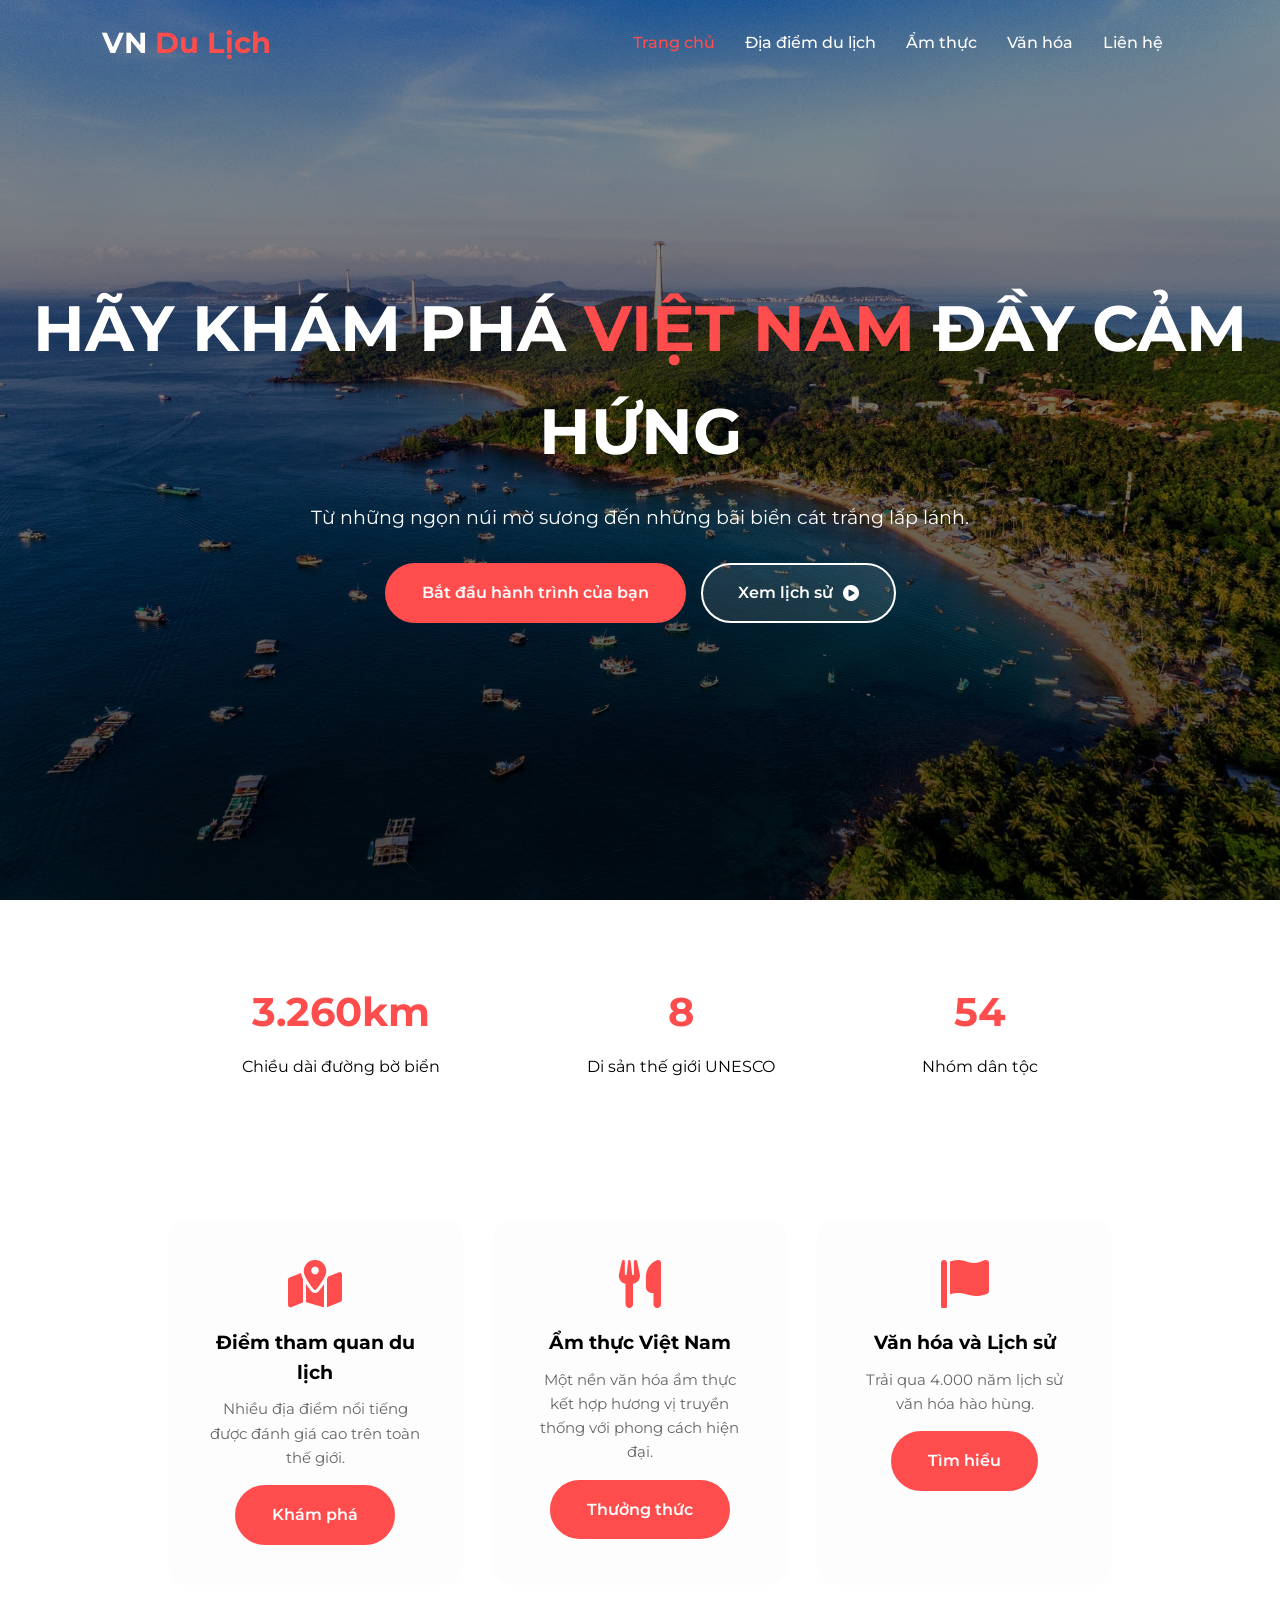
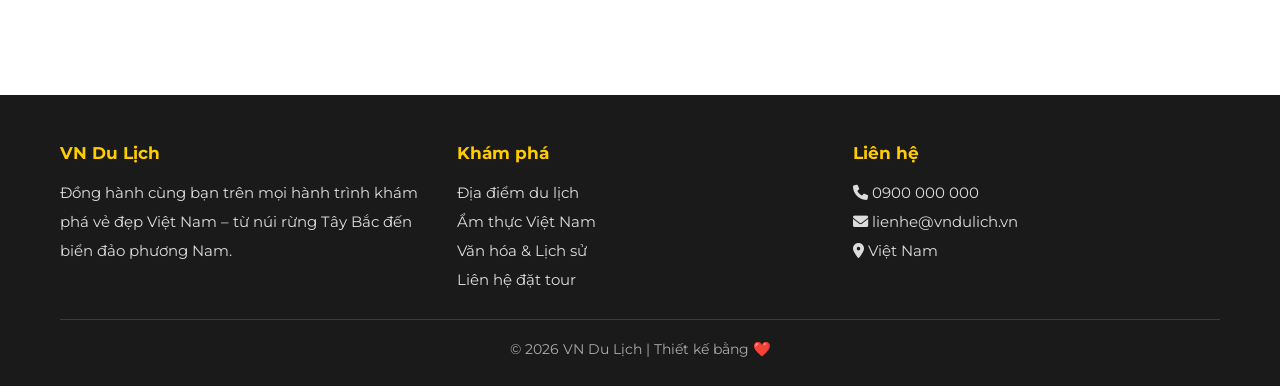
<file: index.html>
<!DOCTYPE html>
<html lang="vi">

<head>
    <meta charset="UTF-8">
    <meta name="viewport" content="width=device-width, initial-scale=1.0">
    <meta name="description" content="Khám phá Việt Nam đầy cảm hứng – điểm du lịch, ẩm thực, văn hóa và lịch sử. Hành trình của bạn bắt đầu từ đây.">
    <title>VN Du Lịch | Khám phá Việt Nam đầy cảm hứng</title>

    <!-- SEO: Open Graph -->
    <meta property="og:type" content="website">
    <meta property="og:site_name" content="VN Du Lịch">
    <meta property="og:title" content="VN Du Lịch | Khám phá Việt Nam đầy cảm hứng">
    <meta property="og:description" content="Khám phá Việt Nam đầy cảm hứng – điểm du lịch, ẩm thực, văn hóa và lịch sử. Hành trình của bạn bắt đầu từ đây.">
    <meta property="og:image" content="https://vndulich.vn/picture/dao-ngoc-bien-phu-quoc.jpg">
    <meta property="og:url" content="https://vndulich.vn/">
    <meta name="twitter:card" content="summary_large_image">

    <!-- SEO: canonical (thay vndulich.vn bằng tên miền thật của bạn khi mua) -->
    <link rel="canonical" href="https://vndulich.vn/">

    <!-- SEO: JSON-LD Organization -->
    <script type="application/ld+json">
    {
        "@context": "https://schema.org",
        "@type": "TravelAgency",
        "name": "VN Du Lịch",
        "description": "Đồng hành cùng bạn trên mọi hành trình khám phá vẻ đẹp Việt Nam – từ núi rừng Tây Bắc đến biển đảo phương Nam.",
        "url": "https://vndulich.vn/",
        "image": "https://vndulich.vn/picture/dao-ngoc-bien-phu-quoc.jpg",
        "telephone": "0900 000 000",
        "email": "lienhe@vndulich.vn",
        "priceRange": "VND",
        "address": {
            "@type": "PostalAddress",
            "addressCountry": "VN"
        }
    }
    </script>

    <link rel="icon" type="image/svg+xml" href="favicon.svg">
    <link rel="stylesheet" href="style.css">
    <link rel="stylesheet" href="https://cdnjs.cloudflare.com/ajax/libs/font-awesome/6.0.0/css/all.min.css">
    <link href="https://fonts.googleapis.com/css2?family=Montserrat:wght@400;700&display=swap" rel="stylesheet">

    <!-- Google Analytics 4: thay G-XXXXXXXXXX bằng Measurement ID thật của bạn -->
    <script async src="https://www.googletagmanager.com/gtag/js?id=G-XXXXXXXXXX"></script>
    <script>
        window.dataLayer = window.dataLayer || [];
        function gtag() { dataLayer.push(arguments); }
        gtag('js', new Date());
        gtag('config', 'G-XXXXXXXXXX');
    </script>
<link rel='manifest' href='manifest.webmanifest'>
</head>

<body>
    <nav class="navbar">
        <div class="logo">VN<span> Du Lịch</span></div>
        <button class="nav-toggle" aria-label="Mở menu" aria-expanded="false"><i class="fas fa-bars"></i></button>
        <ul class="nav-links">
            <li><a href="index.html" class="active">Trang chủ</a></li>
            <li><a href="diadiem.html">Địa điểm du lịch</a></li>
            <li><a href="amthuc.html">Ẩm thực</a></li>
            <li><a href="vanhoa.html">Văn hóa</a></li>
            <li><a href="lienhe.html">Liên hệ</a></li>
        </ul>
    </nav>

    <header class="hero-premium">
        <div class="hero-overlay"></div>
        <div class="hero-content">
            <h1 class="reveal-text">
                HÃY KHÁM PHÁ<span> VIỆT NAM</span> ĐẦY CẢM HỨNG
            </h1>
            <p>Từ những ngọn núi mờ sương đến những bãi biển cát trắng lấp lánh.</p>
            <div class="hero-actions">
                <a href="diadiem.html" class="btn-primary">Bắt đầu hành trình của bạn</a>
                <a href="vanhoa.html" class="btn-secondary">
                    Xem lịch sử <i class="fas fa-play-circle"></i>
                </a>
            </div>
        </div>
    </header>

    <section class="stats container">
        <div class="stat-item">
            <h3>3.260km</h3>
            <p>Chiều dài đường bờ biển</p>
        </div>
        <div class="stat-item">
            <h3>8</h3>
            <p>Di sản thế giới UNESCO</p>
        </div>
        <div class="stat-item">
            <h3>54</h3>
            <p>Nhóm dân tộc</p>
        </div>
    </section>

    <section class="features container">
        <div class="feature-card">
            <i class="fas fa-map-marked-alt"></i>
            <h3>Điểm tham quan du lịch</h3>
            <p>Nhiều địa điểm nổi tiếng được đánh giá cao trên toàn thế giới.</p>
            <a href="diadiem.html" class="btn-primary" style="margin-top:15px;">Khám phá</a>
        </div>
        <div class="feature-card">
            <i class="fas fa-utensils"></i>
            <h3>Ẩm thực Việt Nam</h3>
            <p>Một nền văn hóa ẩm thực kết hợp hương vị truyền thống với phong cách hiện đại.</p>
            <a href="amthuc.html" class="btn-primary" style="margin-top:15px;">Thưởng thức</a>
        </div>
        <div class="feature-card">
            <i class="fas fa-flag"></i>
            <h3>Văn hóa và Lịch sử</h3>
            <p>Trải qua 4.000 năm lịch sử văn hóa hào hùng.</p>
            <a href="vanhoa.html" class="btn-primary" style="margin-top:15px;">Tìm hiểu</a>
        </div>
    </section>

    <footer>
        <div class="container">
            <div class="footer-content">
                <div class="footer-col">
                    <h4>VN Du Lịch</h4>
                    <p>Đồng hành cùng bạn trên mọi hành trình khám phá vẻ đẹp Việt Nam – từ núi rừng Tây Bắc đến biển đảo phương Nam.</p>
                </div>
                <div class="footer-col">
                    <h4>Khám phá</h4>
                    <ul>
                        <li><a href="diadiem.html">Địa điểm du lịch</a></li>
                        <li><a href="amthuc.html">Ẩm thực Việt Nam</a></li>
                        <li><a href="vanhoa.html">Văn hóa &amp; Lịch sử</a></li>
                        <li><a href="lienhe.html">Liên hệ đặt tour</a></li>
                    </ul>
                </div>
                <div class="footer-col">
                    <h4>Liên hệ</h4>
                    <p><i class="fas fa-phone"></i> 0900 000 000</p>
                    <p><i class="fas fa-envelope"></i> lienhe@vndulich.vn</p>
                    <p><i class="fas fa-map-marker-alt"></i> Việt Nam</p>
                </div>
            </div>
            <div class="footer-bottom">
                <p>&copy; 2026 VN Du Lịch | Thiết kế bằng ❤️</p>
            </div>
        </div>
    </footer>

    <div class="float-contact">
        <a href="https://zalo.me/0900000000" class="fc-zalo" target="_blank" rel="noopener" aria-label="Chat Zalo"><i class="fab fa-weixin"></i></a>
        <a href="tel:0900000000" class="fc-call" aria-label="Gọi điện"><i class="fas fa-phone-alt"></i></a>
    </div>

    <script src="script.js" defer></script>
    <script>
        // PWA: đăng ký service worker (chỉ khi online)
        if ('serviceWorker' in navigator) {
            window.addEventListener('load', () => {
                navigator.serviceWorker.register('sw.js').catch(() => {});
            });
        }
    </script>
</body>

</html>
</file>
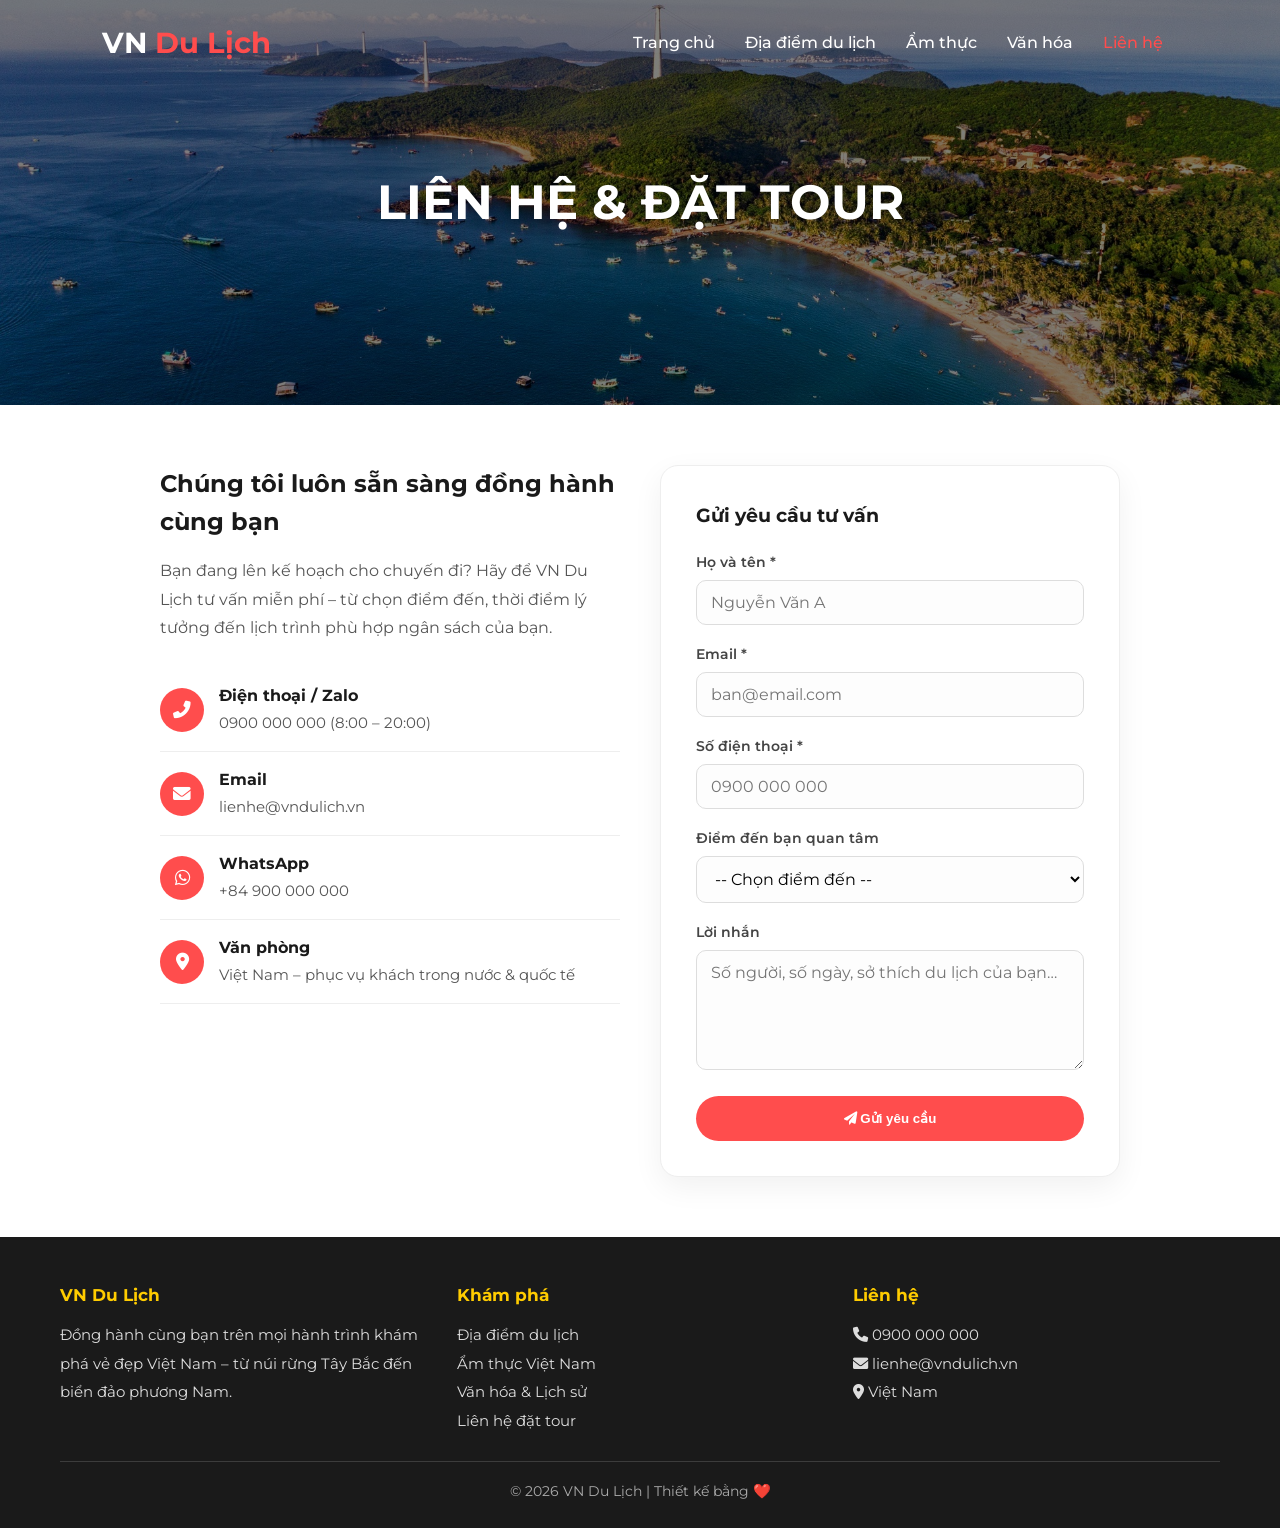
<file: lienhe.html>
<!DOCTYPE html>
<html lang="vi">

<head>
    <meta charset="UTF-8">
    <meta name="viewport" content="width=device-width, initial-scale=1.0">
    <meta name="description" content="Liên hệ VN Du Lịch – tư vấn miễn phí, đặt tour, hỏi đáp về hành trình khám phá Việt Nam.">
    <title>Liên hệ &amp; Đặt tour | VN Du Lịch</title>

    <meta property="og:type" content="website">
    <meta property="og:site_name" content="VN Du Lịch">
    <meta property="og:title" content="Liên hệ &amp; Đặt tour | VN Du Lịch">
    <meta property="og:description" content="Liên hệ VN Du Lịch – tư vấn miễn phí, đặt tour, hỏi đáp về hành trình khám phá Việt Nam.">
    <meta property="og:image" content="https://vndulich.vn/picture/dao-ngoc-bien-phu-quoc.jpg">
    <meta property="og:url" content="https://vndulich.vn/lienhe.html">
    <link rel="canonical" href="https://vndulich.vn/lienhe.html">

    <link rel="icon" type="image/svg+xml" href="favicon.svg">
    <link rel="stylesheet" href="style.css">
    <link rel="stylesheet" href="https://cdnjs.cloudflare.com/ajax/libs/font-awesome/6.0.0/css/all.min.css">
    <link href="https://fonts.googleapis.com/css2?family=Montserrat:wght@400;700&display=swap" rel="stylesheet">
    <style>
        .contact-wrap { max-width: 1000px; margin: 60px auto; padding: 0 20px; }
        .contact-grid {
            display: grid;
            grid-template-columns: 1fr 1fr;
            gap: 40px; align-items: start;
        }
        .contact-info h2 { color: var(--dark); margin-bottom: 15px; }
        .contact-info p { color: #555; margin-bottom: 25px; line-height: 1.8; }
        .contact-item {
            display: flex; align-items: center; gap: 15px;
            padding: 15px 0; border-bottom: 1px solid #eee;
        }
        .contact-item i {
            width: 44px; height: 44px; flex-shrink: 0;
            background: var(--primary); color: #fff;
            border-radius: 50%; display: flex; align-items: center; justify-content: center;
            font-size: 1.1rem;
        }
        .contact-item h4 { font-size: 1rem; color: var(--dark); }
        .contact-item p { margin: 0; font-size: 0.95rem; color: #555; }
        .contact-form {
            background: var(--white); border: 1px solid #eee;
            border-radius: 18px; padding: 35px;
            box-shadow: 0 10px 30px rgba(0,0,0,0.06);
        }
        .contact-form h3 { margin-bottom: 20px; color: var(--dark); }
        .form-group { margin-bottom: 18px; }
        .form-group label { display: block; font-size: 0.9rem; font-weight: 600; margin-bottom: 6px; color: #444; }
        .form-group input, .form-group select, .form-group textarea {
            width: 100%; padding: 12px 14px; border: 1px solid #ddd;
            border-radius: 10px; font-size: 1rem; font-family: inherit;
            transition: 0.3s; background: #fdfdfd;
        }
        .form-group input:focus, .form-group select:focus, .form-group textarea:focus {
            outline: none; border-color: var(--primary); box-shadow: 0 0 0 3px rgba(255,77,77,0.12);
        }
        .form-group textarea { min-height: 120px; resize: vertical; }
        .form-error { color: var(--primary); font-size: 0.85rem; margin-top: 5px; display: none; }
        .form-error.show { display: block; }
        .form-success {
            display: none; text-align: center; padding: 30px;
            background: #f6fff6; border: 1px solid #b8e6b8; border-radius: 12px;
            margin-bottom: 18px;
        }
        .form-success.show { display: block; }
        .form-success i { font-size: 2.5rem; color: #2e9e44; margin-bottom: 10px; }
        .form-success h4 { color: #2e9e44; margin-bottom: 6px; }
        .form-success p { color: #555; font-size: 0.95rem; }
        @media (max-width: 768px) {
            .contact-grid { grid-template-columns: 1fr; gap: 30px; }
            .contact-form { padding: 25px; }
        }
    </style>
<link rel='manifest' href='manifest.webmanifest'>

    <!-- Google Analytics 4: thay G-XXXXXXXXXX bang Measurement ID that cua ban -->
    <script async src="https://www.googletagmanager.com/gtag/js?id=G-XXXXXXXXXX"></script>
    <script>
        window.dataLayer=window.dataLayer||[];
        function gtag(){dataLayer.push(arguments);}
        gtag("js",new Date());
        gtag("config","G-XXXXXXXXXX");
    </script>
</head>

<body>
    <nav class="navbar scrolled">
        <div class="logo">VN<span> Du Lịch</span></div>
        <button class="nav-toggle" aria-label="Mở menu" aria-expanded="false"><i class="fas fa-bars"></i></button>
        <ul class="nav-links">
            <li><a href="index.html">Trang chủ</a></li>
            <li><a href="diadiem.html">Địa điểm du lịch</a></li>
            <li><a href="amthuc.html">Ẩm thực</a></li>
            <li><a href="vanhoa.html">Văn hóa</a></li>
            <li><a href="lienhe.html" class="active">Liên hệ</a></li>
        </ul>
    </nav>

    <header class="sub-header"
        style="background-image: url('picture/dao-ngoc-bien-phu-quoc.jpg');">
        <h1>Liên hệ &amp; Đặt tour</h1>
    </header>

    <div class="contact-wrap">
        <div class="contact-grid">
            <div class="contact-info">
                <h2>Chúng tôi luôn sẵn sàng đồng hành cùng bạn</h2>
                <p>
                    Bạn đang lên kế hoạch cho chuyến đi? Hãy để VN Du Lịch tư vấn miễn phí –
                    từ chọn điểm đến, thời điểm lý tưởng đến lịch trình phù hợp ngân sách của bạn.
                </p>
                <div class="contact-item">
                    <i class="fas fa-phone-alt"></i>
                    <div>
                        <h4>Điện thoại / Zalo</h4>
                        <p>0900 000 000 (8:00 – 20:00)</p>
                    </div>
                </div>
                <div class="contact-item">
                    <i class="fas fa-envelope"></i>
                    <div>
                        <h4>Email</h4>
                        <p>lienhe@vndulich.vn</p>
                    </div>
                </div>
                <div class="contact-item">
                    <i class="fab fa-whatsapp"></i>
                    <div>
                        <h4>WhatsApp</h4>
                        <p>+84 900 000 000</p>
                    </div>
                </div>
                <div class="contact-item">
                    <i class="fas fa-map-marker-alt"></i>
                    <div>
                        <h4>Văn phòng</h4>
                        <p>Việt Nam – phục vụ khách trong nước &amp; quốc tế</p>
                    </div>
                </div>
            </div>

            <div class="contact-form">
                <div class="form-success" id="form-success">
                    <i class="fas fa-check-circle"></i>
                    <h4>Đã nhận thông tin của bạn!</h4>
                    <p>Chúng tôi sẽ liên hệ lại trong thời gian sớm nhất (demo – đang ở chế độ thử nghiệm).</p>
                </div>
                <h3>Gửi yêu cầu tư vấn</h3>
                <form id="contact-form" novalidate>
                    <div class="form-group">
                        <label for="name">Họ và tên *</label>
                        <input type="text" id="name" name="name" placeholder="Nguyễn Văn A" required>
                        <div class="form-error" data-for="name">Vui lòng nhập họ tên.</div>
                    </div>
                    <div class="form-group">
                        <label for="email">Email *</label>
                        <input type="email" id="email" name="email" placeholder="ban@email.com" required>
                        <div class="form-error" data-for="email">Vui lòng nhập email hợp lệ.</div>
                    </div>
                    <div class="form-group">
                        <label for="phone">Số điện thoại *</label>
                        <input type="tel" id="phone" name="phone" placeholder="0900 000 000" required>
                        <div class="form-error" data-for="phone">Vui lòng nhập số điện thoại.</div>
                    </div>
                    <div class="form-group">
                        <label for="tour">Điểm đến bạn quan tâm</label>
                        <select id="tour" name="tour">
                            <option value="">-- Chọn điểm đến --</option>
                            <option value="hanoi">Hà Nội</option>
                            <option value="halong">Vịnh Hạ Long</option>
                            <option value="sapa">Sa Pa</option>
                            <option value="hoian">Phố Cổ Hội An</option>
                            <option value="phuquoc">Phú Quốc</option>
                            <option value="other">Khác / chưa chọn</option>
                        </select>
                    </div>
                    <div class="form-group">
                        <label for="message">Lời nhắn</label>
                        <textarea id="message" name="message" placeholder="Số người, số ngày, sở thích du lịch của bạn…"></textarea>
                    </div>
                    <button type="submit" class="btn-primary" style="width:100%; border:none; cursor:pointer;">
                        <i class="fas fa-paper-plane"></i> Gửi yêu cầu
                    </button>
                </form>
            </div>
        </div>
    </div>

    <div class='float-contact'><a href='https://zalo.me/0900000000' class='fc-zalo' target='_blank' rel='noopener' aria-label='Chat Zalo'><i class='fab fa-weixin'></i></a><a href='tel:0900000000' class='fc-call' aria-label='Goi dien'><i class='fas fa-phone-alt'></i></a></div>

    <footer>
        <div class="container">
            <div class="footer-content">
                <div class="footer-col">
                    <h4>VN Du Lịch</h4>
                    <p>Đồng hành cùng bạn trên mọi hành trình khám phá vẻ đẹp Việt Nam – từ núi rừng Tây Bắc đến biển đảo phương Nam.</p>
                </div>
                <div class="footer-col">
                    <h4>Khám phá</h4>
                    <ul>
                        <li><a href="diadiem.html">Địa điểm du lịch</a></li>
                        <li><a href="amthuc.html">Ẩm thực Việt Nam</a></li>
                        <li><a href="vanhoa.html">Văn hóa &amp; Lịch sử</a></li>
                        <li><a href="lienhe.html">Liên hệ đặt tour</a></li>
                    </ul>
                </div>
                <div class="footer-col">
                    <h4>Liên hệ</h4>
                    <p><i class="fas fa-phone"></i> 0900 000 000</p>
                    <p><i class="fas fa-envelope"></i> lienhe@vndulich.vn</p>
                    <p><i class="fas fa-map-marker-alt"></i> Việt Nam</p>
                </div>
            </div>
            <div class="footer-bottom">
                <p>&copy; 2026 VN Du Lịch | Thiết kế bằng ❤️</p>
            </div>
        </div>
    </footer>

    <script src="script.js" defer></script>
    <script>
        // Form liên hệ: validate + lưu demo (GĐ5 sẽ nối form thật)
// BẬT FORM THẬT: dán endpoint Formspree vào đây (vd https://formspree.io/f/xxxxx) và đặt FORMSPREE_ACTIVE=true
const FORMSPREE_ENDPOINT=''; // dán endpoint vào đây
const FORMSPREE_ACTIVE = FORMSPREE_ENDPOINT.length > 0;
document.getElementById('contact-form').addEventListener('submit', function (e) {
    e.preventDefault();
    let valid = true;
    const name = document.getElementById('name').value.trim();
    const email = document.getElementById('email').value.trim();
    const phone = document.getElementById('phone').value.trim();
    const tour = document.getElementById('tour').value;
    const message = document.getElementById('message').value.trim();
    document.querySelectorAll('.form-error').forEach(el => el.classList.remove('show'));
    if (!name) { showError('name'); valid = false; }
    if (!email || !/^[^\s@]+@[^\s@]+\.[^\s@]+$/.test(email)) { showError('email'); valid = false; }
    if (!phone || phone.replace(/\D/g, '').length < 8) { showError('phone'); valid = false; }
    if (!valid) return;
    const record = { name, email, phone, tour, message, time: new Date().toISOString() };
    const saved = JSON.parse(localStorage.getItem('vndulich-leads') || '[]');
    saved.push(record);
    localStorage.setItem('vndulich-leads', JSON.stringify(saved));
    if (FORMSPREE_ACTIVE) {
        fetch(FORMSPREE_ENDPOINT, { method: 'POST', body: JSON.stringify(record), headers: { 'Content-Type': 'application/json', 'Accept': 'application/json' } })
            .then(function(res){ if(!res.ok) throw new Error('HTTP ' + res.status); })
            .then(function(){ redirectThanks(); })
            .catch(function(err){ console.error(err); redirectThanks(); });
    } else {
        redirectThanks();
    }
});
function redirectThanks(){ document.getElementById('form-success').classList.add('show'); setTimeout(function(){ window.location.href = 'cam-on.html'; }, 1200); }

function showError(fieldId) {
            document.querySelector('.form-error[data-for="' + fieldId + '"]').classList.add('show');
        }
    </script>
<script>if('serviceWorker' in navigator){window.addEventListener('load',()=>{navigator.serviceWorker.register('sw.js').catch(function(){})})}</script>
</body>

</html>
</file>
<file: style.css>
:root {
    --primary: #ff4d4d;
    --accent: #ffcc00;
    --dark: #1a1a1a;
    --light: #f4f4f4;
    --white: #ffffff;
}

* { margin: 0; padding: 0; box-sizing: border-box; }

body { 
    font-family: 'Montserrat', sans-serif; 
    background: var(--white); 
    overflow-x: hidden; 
    line-height: 1.6;
}

.container {
    max-width: 1200px;
    margin: 0 auto;
    padding: 0 20px;
}


.navbar {
    position: fixed;
    top: 0; width: 100%;
    display: flex; justify-content: space-between; align-items: center;
    padding: 20px 8%;
    z-index: 1000;
    transition: 0.5s;
    background: transparent;
}

.navbar.scrolled {
    background: rgba(255, 255, 255, 0.95);
    backdrop-filter: blur(10px);
    padding: 15px 8%;
    box-shadow: 0 4px 30px rgba(0,0,0,0.1);
}

.logo { font-size: 1.8rem; font-weight: 700; color: var(--white); }
.navbar.scrolled .logo { color: var(--dark); }
.logo span { color: var(--primary); }

.nav-links { display: flex; list-style: none; }
.nav-links li a {
    color: var(--white); text-decoration: none; margin: 0 15px;
    font-weight: 500; transition: 0.3s;
}
.navbar.scrolled .nav-links li a { color: var(--dark); }
.nav-links li a:hover, .nav-links li a.active { color: var(--primary) !important; }

/* Nút menu cho mobile */
.nav-toggle {
    display: none;
    background: none; border: none;
    color: var(--white); font-size: 1.6rem; cursor: pointer;
    padding: 4px 8px;
}
.navbar.scrolled .nav-toggle { color: var(--dark); }
.nav-toggle.active { color: var(--primary) !important; }

.hero-premium {
    height: 100vh;
    background: linear-gradient(rgba(0,0,0,0.4), rgba(0,0,0,0.7)), 
                url('picture/dao-ngoc-bien-phu-quoc.jpg');
    background-size: cover; background-position: center;
    display: flex; align-items: center; justify-content: center;
    color: var(--white); text-align: center;
    position: relative;
}

.hero-content { position: relative; z-index: 2; }
.hero-content h1 { font-size: 4rem; margin-bottom: 20px; text-transform: uppercase; }
.hero-content h1 span { color: var(--primary); }
.hero-content p { font-size: 1.2rem; margin-bottom: 30px; }
.hero-actions { display: flex; gap: 15px; justify-content: center; flex-wrap: wrap; }

.sub-header {
    height: 45vh;
    background-size: cover; background-position: center;
    display: flex; align-items: center; justify-content: center;
    position: relative; color: white; text-align: center;
}
.sub-header::before {
    content: ''; position: absolute; top: 0; left: 0; width: 100%; height: 100%;
    background: rgba(0,0,0,0.5);
}
.sub-header h1 { position: relative; z-index: 1; font-size: 3rem; text-transform: uppercase; }


.intro-text {
    text-align: center; max-width: 800px; margin: 60px auto 40px;
    padding: 0 20px; color: #555;
}
.intro-text h2 { color: var(--dark); margin-bottom: 15px; }

.container-grid {
    padding: 20px 10% 60px;
    display: grid;
    grid-template-columns: repeat(auto-fit, minmax(300px, 1fr));
    gap: 30px;
}

.glass-card {
    background: var(--white); border-radius: 15px; overflow: hidden;
    box-shadow: 0 10px 20px rgba(0,0,0,0.05); transition: 0.4s;
    border: 1px solid #eee;
}
.glass-card:hover {
    transform: translateY(-10px);
    box-shadow: 0 15px 30px rgba(255, 77, 77, 0.2);
}
.glass-card img { width: 100%; height: 250px; object-fit: cover; aspect-ratio: 16/10; }
.glass-card-body { padding: 25px; }
.glass-card-body h3 { margin-bottom: 10px; color: var(--dark); }
.glass-card-body p { color: #555; font-size: 0.95rem; }


.stats {
    display: flex; justify-content: space-around; 
    padding: 80px 10%; text-align: center;
}
.stat-item h3 { font-size: 2.5rem; color: var(--primary); margin-bottom: 10px; }

.features {
    display: grid;
    grid-template-columns: repeat(auto-fit, minmax(250px, 1fr));
    gap: 30px; padding: 60px 10%;
}
.feature-card {
    text-align: center; padding: 40px;
    background: #fdfdfd; border-radius: 20px;
    transition: 0.3s;
}
.feature-card:hover { transform: translateY(-6px); box-shadow: 0 12px 25px rgba(0,0,0,0.08); }
.feature-card i { font-size: 3rem; color: var(--primary); margin-bottom: 20px; }
.feature-card h3 { margin-bottom: 10px; }
.feature-card p { color: #666; font-size: 0.95rem; }


.video-section { max-width: 900px; margin: 0 auto 100px; padding: 0 20px; }
.video-container-premium {
    background: #111; padding: 12px; border-radius: 20px;
    box-shadow: 0 25px 50px rgba(0,0,0,0.4); border: 1px solid rgba(255, 77, 77, 0.2);
}
.video-wrapper { position: relative; padding-bottom: 56.25%; height: 0; overflow: hidden; border-radius: 12px;}
.video-wrapper iframe { position: absolute; top: 0; left: 0; width: 100%; height: 100%; border: none; }
.video-caption { color: #aaa; text-align: center; margin-top: 15px; font-size: 1rem; }
.video-caption i { color: var(--primary); margin-right: 8px; }

/* Bộ lọc + tìm kiếm (trang Địa điểm) */
.toolbar {
    max-width: 1200px; margin: 40px auto 10px; padding: 0 20px;
    display: flex; gap: 12px; flex-wrap: wrap; justify-content: center;
}
.search-box {
    flex: 1 1 260px; max-width: 420px;
    display: flex; align-items: center; gap: 10px;
    background: var(--white); border: 1px solid #ddd; border-radius: 50px;
    padding: 4px 18px; transition: 0.3s;
}
.search-box:focus-within { border-color: var(--primary); box-shadow: 0 0 0 3px rgba(255,77,77,0.12); }
.search-box i { color: #999; }
.search-box input {
    width: 100%; border: none; outline: none; padding: 10px 0;
    font-size: 1rem; font-family: inherit; background: transparent;
}
.filter-btns { display: flex; gap: 8px; flex-wrap: wrap; justify-content: center; }
.filter-btn {
    padding: 10px 20px; border: 1px solid #ddd; background: var(--white);
    border-radius: 50px; cursor: pointer; font-size: 0.95rem; font-family: inherit;
    transition: 0.3s; color: #444;
}
.filter-btn:hover { border-color: var(--primary); color: var(--primary); }
.filter-btn.active { background: var(--primary); border-color: var(--primary); color: white; }
.no-results {
    text-align: center; padding: 60px 20px; color: #888;
    display: none; font-size: 1.1rem;
}
.no-results.show { display: block; }

/* Bộ chọn ngôn ngữ */
.lang-select-wrap { margin-left: 15px; }
.lang-select-wrap select {
    padding: 7px 12px; border-radius: 8px; border: 1px solid #ccc;
    background: rgba(255,255,255,0.95); font-size: 0.9rem; font-family: inherit;
    cursor: pointer; color: #333; outline: none;
}

/* Nút liên hệ nổi (mobile) */
.float-contact {
    position: fixed; bottom: 22px; right: 22px; z-index: 1500;
    display: flex; flex-direction: column; gap: 12px; align-items: center;
}
.float-contact a {
    width: 54px; height: 54px; border-radius: 50%;
    display: flex; align-items: center; justify-content: center;
    color: white; font-size: 1.4rem; text-decoration: none;
    box-shadow: 0 8px 20px rgba(0,0,0,0.25); transition: 0.3s;
}
.float-contact a:hover { transform: scale(1.1); }
.float-contact .fc-zalo { background: #0068ff; }
.float-contact .fc-call { background: var(--primary); }
@media (min-width: 769px) { .float-contact { display: none; } }

/* Hiệu ứng reveal khi cuộn */
.reveal { opacity: 0; transform: translateY(30px); transition: opacity 0.8s ease, transform 0.8s ease; }
.reveal.revealed { opacity: 1; transform: translateY(0); }

/* PWA / manifest */
@media (max-width: 768px) {
    .float-contact { display: flex; }
}

.btn-primary {
    padding: 15px 35px; background: var(--primary); color: white !important;
    text-decoration: none; border-radius: 50px; font-weight: 600;
    border: 2px solid var(--primary); transition: 0.3s; display: inline-block;
}
.btn-primary:hover { background: transparent; color: var(--primary) !important; }
.btn-secondary {
    padding: 15px 35px; background: rgba(255,255,255,0.1); color: white !important;
    text-decoration: none; border-radius: 50px; font-weight: 600;
    border: 2px solid white; transition: 0.3s; display: inline-flex; align-items: center; gap: 10px;
}
.btn-secondary:hover { background: white; color: var(--dark) !important; }


.detail-hero-premium {
    height: 65vh; background-size: cover; background-position: center;
    display: flex; align-items: center; justify-content: center;
    color: white; text-shadow: 0 4px 10px rgba(0,0,0,0.5);
}
.detail-hero-premium h1 { font-size: 3.5rem; text-transform: uppercase; border-bottom: 4px solid var(--primary); }

.detail-container {
    max-width: 1000px; 
    margin: 50px auto;
    padding: 0 20px;
}
.detail-full-content { width: 100%; }
.content-box { margin-bottom: 50px; }
.content-box h2 { color: var(--primary); margin-bottom: 20px; }
.content-box p { font-size: 1.15rem; line-height: 2; color: #333; text-align: justify; }

.gallery-grid {
    display: grid;
    grid-template-columns: repeat(auto-fit, minmax(300px, 1fr));
    gap: 25px;
}
.gallery-grid img { 
    width: 100%; height: 350px; object-fit: cover; 
    border-radius: 15px; box-shadow: 0 10px 20px rgba(0,0,0,0.1);
    transition: 0.4s; cursor: zoom-in; aspect-ratio: 4/3;
}
.gallery-grid img:hover { transform: scale(1.02); }

.card-nodecor { text-decoration: none; color: inherit; display: block; }


/* Footer */
footer { background: var(--dark); color: white; text-align: center; padding: 45px 20px 25px; margin-top: 50px; }
.footer-content {
    display: grid;
    grid-template-columns: repeat(auto-fit, minmax(220px, 1fr));
    gap: 30px; text-align: left; margin-bottom: 25px;
}
.footer-col h4 { color: var(--accent); margin-bottom: 12px; font-size: 1.05rem; }
.footer-col p, .footer-col li { font-size: 0.95rem; line-height: 1.9; color: #ddd; }
.footer-col ul { list-style: none; }
.footer-col a { color: #ddd; text-decoration: none; transition: 0.3s; }
.footer-col a:hover { color: var(--primary); }
.footer-bottom {
    border-top: 1px solid rgba(255,255,255,0.15);
    padding-top: 18px; font-size: 0.9rem; color: #aaa;
}


/* Responsive */
@media (max-width: 900px) {
    .hero-content h1 { font-size: 2.6rem; }
    .sub-header h1 { font-size: 2rem; }
    .stats { flex-direction: column; gap: 30px; padding: 60px 20px; }
    .features { padding: 40px 20px; }
    .container-grid { padding: 20px 20px 50px; }
    .detail-hero-premium h1 { font-size: 2.2rem; }
}

@media (max-width: 768px) {
    .nav-toggle { display: block; }
    .nav-links {
        position: fixed; top: 70px; right: 0;
        flex-direction: column; align-items: stretch;
        background: var(--white); width: 70%;
        max-width: 280px; padding: 12px 24px;
        box-shadow: 0 12px 30px rgba(0,0,0,0.15);
        border-radius: 0 0 0 15px;
        transform: translateX(105%);
        transition: transform 0.35s ease;
    }
    .nav-links.open { transform: translateX(0); }
    .nav-links li { width: 100%; }
    .nav-links li a {
        display: block; padding: 13px 0;
        color: var(--dark) !important;
        border-bottom: 1px solid #eee; margin: 0;
    }
    .nav-links li a.active { color: var(--primary) !important; }
    .logo { font-size: 1.4rem; }
}

@media (max-width: 480px) {
    .hero-content h1 { font-size: 1.8rem; }
    .hero-content p { font-size: 1rem; }
    .hero-actions { flex-direction: column; align-items: center; }
    .btn-primary, .btn-secondary { padding: 12px 28px; }
    .stat-item h3 { font-size: 2rem; }
}
</file>
